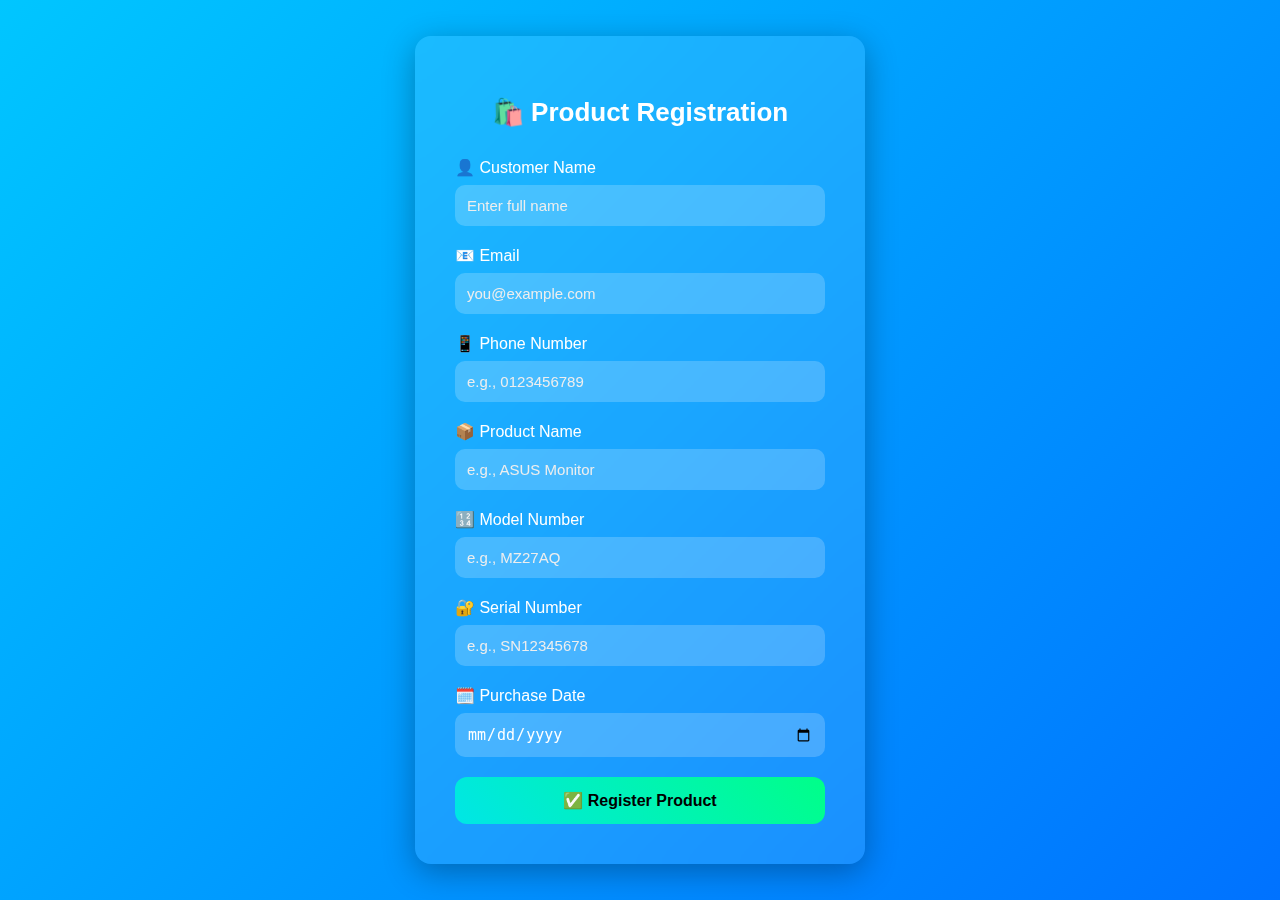
<file: assets/form.html>
<!DOCTYPE html>
<html lang="en">
<head>
  <meta charset="UTF-8" />
  <meta name="viewport" content="width=device-width, initial-scale=1.0"/>
  <title>Product Registration</title>
  <style>
    * {
      box-sizing: border-box;
    }

    body {
      margin: 0;
      font-family: 'Poppins', sans-serif;
      background: linear-gradient(135deg, #00c6ff, #0072ff);
      height: 100vh;
      display: flex;
      justify-content: center;
      align-items: center;
    }

    .card {
      background: rgba(255, 255, 255, 0.1);
      backdrop-filter: blur(12px);
      -webkit-backdrop-filter: blur(12px);
      border-radius: 16px;
      box-shadow: 0 8px 32px rgba(0, 0, 0, 0.3);
      padding: 40px;
      width: 90%;
      max-width: 450px;
      color: #fff;
    }

    .card h2 {
      text-align: center;
      margin-bottom: 30px;
      font-size: 26px;
      font-weight: 600;
    }

    label {
      display: block;
      margin-bottom: 8px;
      font-weight: 500;
    }

    input,
    select {
      width: 100%;
      padding: 12px;
      margin-bottom: 20px;
      border: none;
      border-radius: 10px;
      background: rgba(255, 255, 255, 0.2);
      color: #fff;
      font-size: 15px;
    }

    input::placeholder {
      color: #eee;
    }

    input:focus {
      outline: 2px solid #00e6e6;
      background-color: rgba(255, 255, 255, 0.25);
    }

    button {
      width: 100%;
      padding: 14px;
      background: linear-gradient(45deg, #00e6e6, #00ff88);
      color: #000;
      font-weight: bold;
      border: none;
      border-radius: 12px;
      cursor: pointer;
      font-size: 16px;
      transition: transform 0.2s;
    }

    button:hover {
      transform: scale(1.05);
    }
  </style>
</head>
<body>

  <div class="card">
    <h2>🛍️ Product Registration</h2>
    <form action="/register-product" method="post">
      
      <label for="customerName">👤 Customer Name</label>
      <input type="text" id="customerName" name="customerName" placeholder="Enter full name" required>

      <label for="email">📧 Email</label>
      <input type="email" id="email" name="email" placeholder="you@example.com" required>

      <label for="phone">📱 Phone Number</label>
      <input type="tel" id="phone" name="phone" placeholder="e.g., 0123456789">

      <label for="productName">📦 Product Name</label>
      <input type="text" id="productName" name="productName" placeholder="e.g., ASUS Monitor" required>

      <label for="model">🔢 Model Number</label>
      <input type="text" id="model" name="model" placeholder="e.g., MZ27AQ" required>

      <label for="serial">🔐 Serial Number</label>
      <input type="text" id="serial" name="serial" placeholder="e.g., SN12345678" required>

      <label for="purchaseDate">🗓️ Purchase Date</label>
      <input type="date" id="purchaseDate" name="purchaseDate" required>

      <button type="submit">✅ Register Product</button>
    </form>
  </div>

</body>
</html>
</file>
